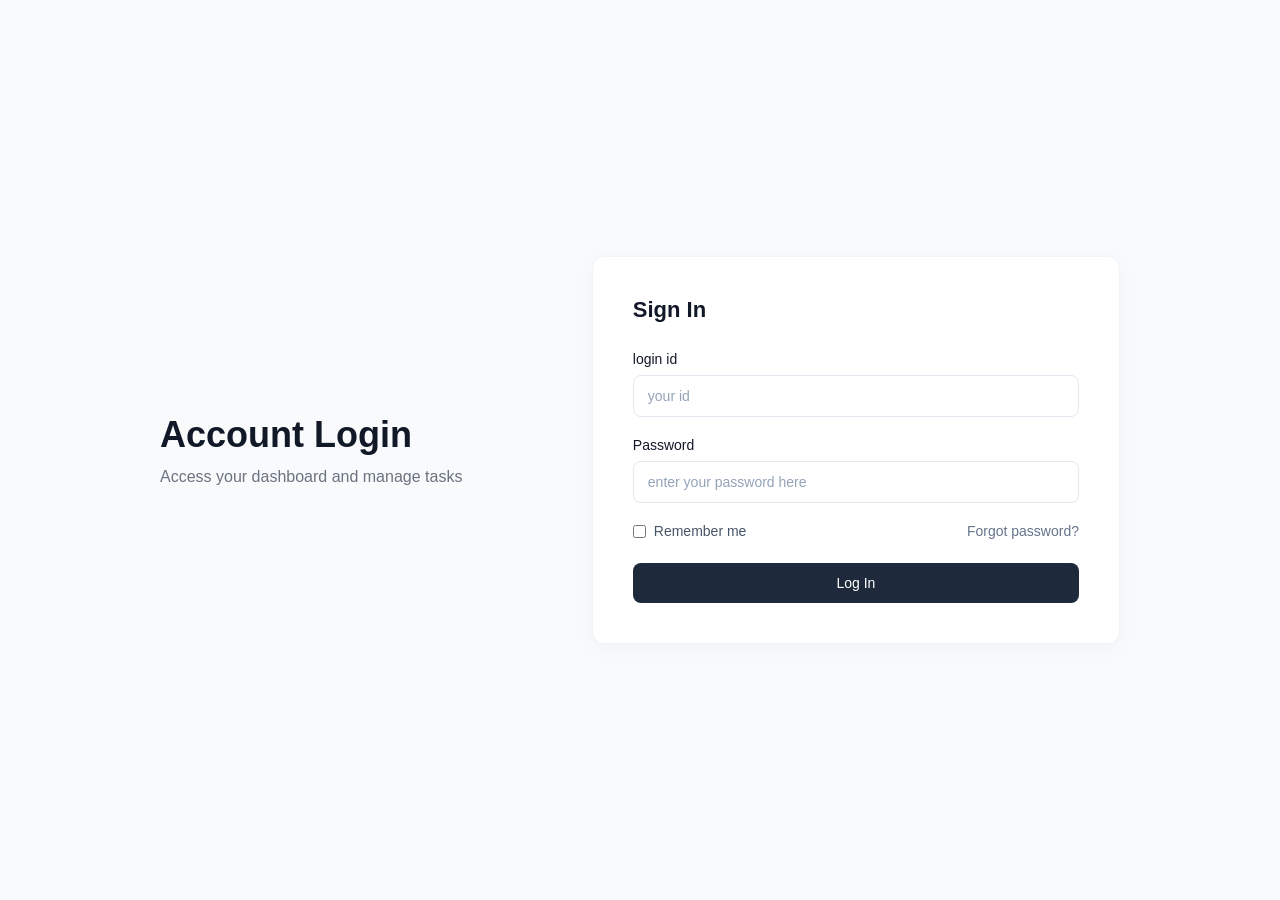
<file: index.html>
<!DOCTYPE html>
<html lang="en">
<head>
    <meta charset="UTF-8">
    <meta name="viewport" content="width=device-width, initial-scale=1.0">
    <title>login in your acc</title>
    <link rel="stylesheet" href="style.css">
    <!DOCTYPE html>
<html lang="zh-Hant">
<head>
    <meta charset="UTF-8">
    <meta name="viewport" content="width=device-width, initial-scale=1.0">
    <title>登入頁面</title>
    <link rel="stylesheet" href="style.css">
</head>
<body>
    <div class="page-layout">
        <!-- 左側標題區域 -->
        <div class="info-section">
            <h1>Account Login</h1>
            <p>Access your dashboard and manage tasks</p>
        </div>

        <!-- 右側白色表單卡片 -->
        <div class="form-card">
            <h2 class="form-title">Sign In</h2>
            <forma action="/login.php">
                <div class="input-group">
                    <label for="email">login id</label>
                    <input type="text" id="email" required placeholder="your id" required>
                </div>
                
                <div class="input-group">
                    <label for="password">Password</label>
                    <input type="password" id="password" required placeholder="enter your password here" required>
                </div>

                <div class="options-group">
                    <label class="checkbox-container">
                        <input type="checkbox"> Remember me
                    </label>
                    <a href="#" class="forgot-link">Forgot password?</a>
                </div>

                <button type="submit" class="submit-btn">Log In</button>
            </form>
        </div>
    </div>
</body>
</html>
</file>
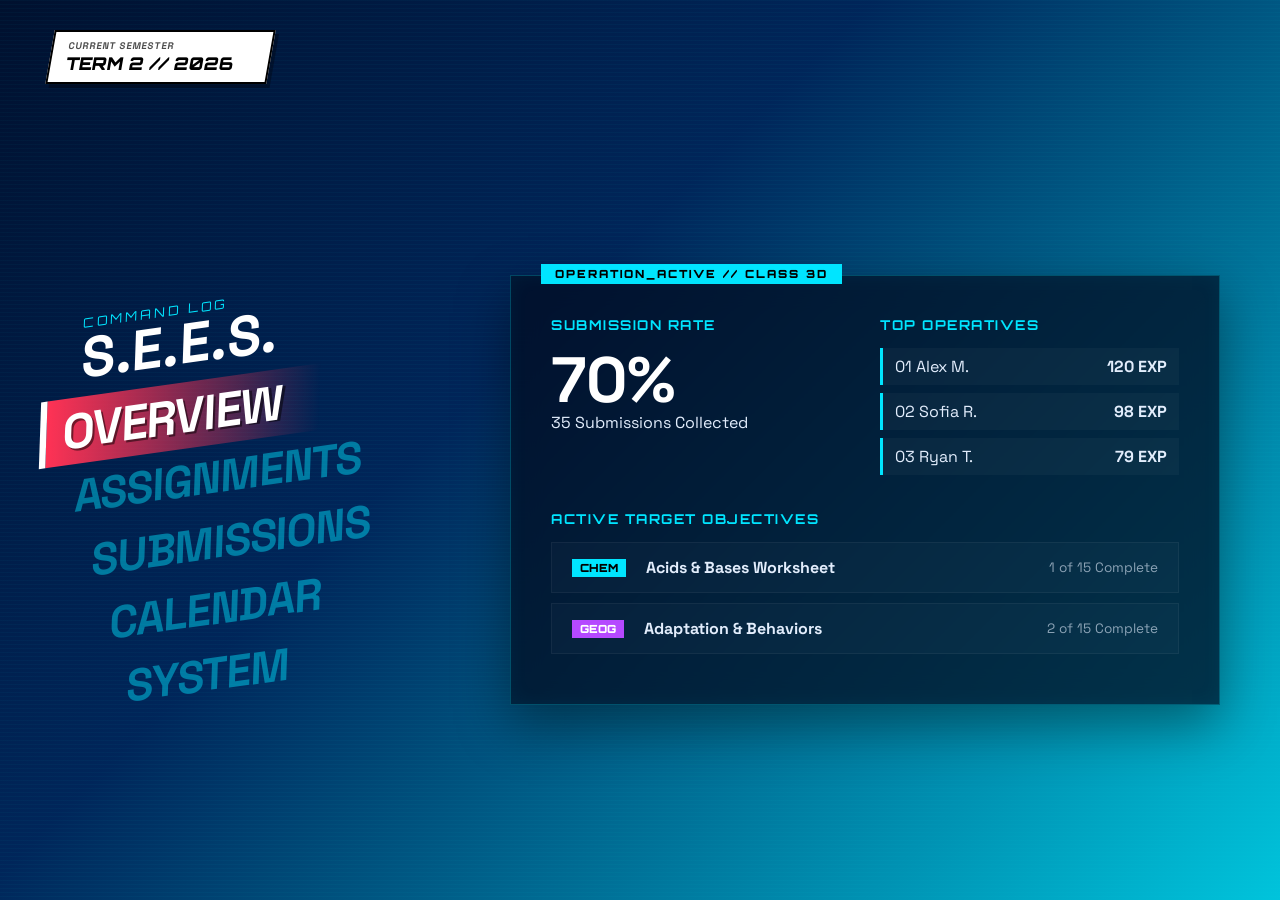
<file: dash.html>
<!DOCTYPE html>
<html lang="en">
<head>
    <meta charset="UTF-8">
    <meta name="viewport" content="width=device-width, initial-scale=1.0">
    <title>S.E.E.S. Teacher Command Center</title>
    <link rel="stylesheet" href="dash.css">
</head>
<body>

    <!-- Deep Sea Velvet Gradient Overlay & Watermarks -->
    <div class="p3-underwater-bg"></div>
    <div class="p3-sea-lines"></div>

    <!-- Top Wallet HUD Element -->
    <div class="p3-wallet-hud">
        <div class="wallet-label">CURRENT SEMESTER</div>
        <div class="wallet-value">TERM 2 // 2026</div>
    </div>

    <div class="p3-menu-container">
        
        <!-- LEFT SIDE: The Exact P3R Deep-Blue Stacking Menu -->
        <aside class="p3-side-nav">
            <div class="p3-nav-header">
                <span class="hud-tag">COMMAND LOG</span>
                <h1 class="hud-title">S.E.E.S.</h1>
            </div>

            <div class="p3-reload-menu-stack">
                <!-- Active Item with the Red Slash Highlight -->
                <div class="p3-menu-item active-panel" data-target="panel-overview">
                    <span class="menu-text">OVERVIEW</span>
                </div>
                <div class="p3-menu-item" data-target="panel-assignments">
                    <span class="menu-text">ASSIGNMENTS</span>
                </div>
                <div class="p3-menu-item" data-target="panel-submissions">
                    <span class="menu-text">SUBMISSIONS</span>
                </div>
                <div class="p3-menu-item" data-target="panel-calendar">
                    <span class="menu-text">CALENDAR</span>
                </div>
                <div class="p3-menu-item">
                    <span class="menu-text">SYSTEM</span>
                </div>
            </div>
        </aside>

        <!-- RIGHT SIDE: The High-Tech Analytical Viewscreen -->
        <main class="p3-dashboard-view">
            <div class="p3-glass-panel">
                <div class="panel-banner">OPERATION_ACTIVE // CLASS 3D</div>
                
                <div class="dashboard-grid">
                    <!-- Quick Metrics -->
                    <div class="metric-box">
                        <h3>SUBMISSION RATE</h3>
                        <div class="huge-stat">70%</div>
                        <p>35 Submissions Collected</p>
                    </div>

                    <!-- Operative Leaderboard -->
                    <div class="metric-box">
                        <h3>TOP OPERATIVES</h3>
                        <div class="rank-list">
                            <div class="rank-row"><span>01 Alex M.</span><strong>120 EXP</strong></div>
                            <div class="rank-row"><span>02 Sofia R.</span><strong>98 EXP</strong></div>
                            <div class="rank-row"><span>03 Ryan T.</span><strong>79 EXP</strong></div>
                        </div>
                    </div>
                </div>

                <!-- Active Targets Table -->
                <div class="targets-section">
                    <h3>ACTIVE TARGET OBJECTIVES</h3>
                    <div class="target-strip chem-strip">
                        <span class="subject-badge chem">CHEM</span>
                        <span class="target-title">Acids & Bases Worksheet</span>
                        <span class="target-meta">1 of 15 Complete</span>
                    </div>
                    <div class="target-strip geog-strip">
                        <span class="subject-badge geog">GEOG</span>
                        <span class="target-title">Adaptation & Behaviors</span>
                        <span class="target-meta">2 of 15 Complete</span>
                    </div>
                </div>

            </div>
        </main>

    </div>

</body>
</html>
</body>
</html>
</file>
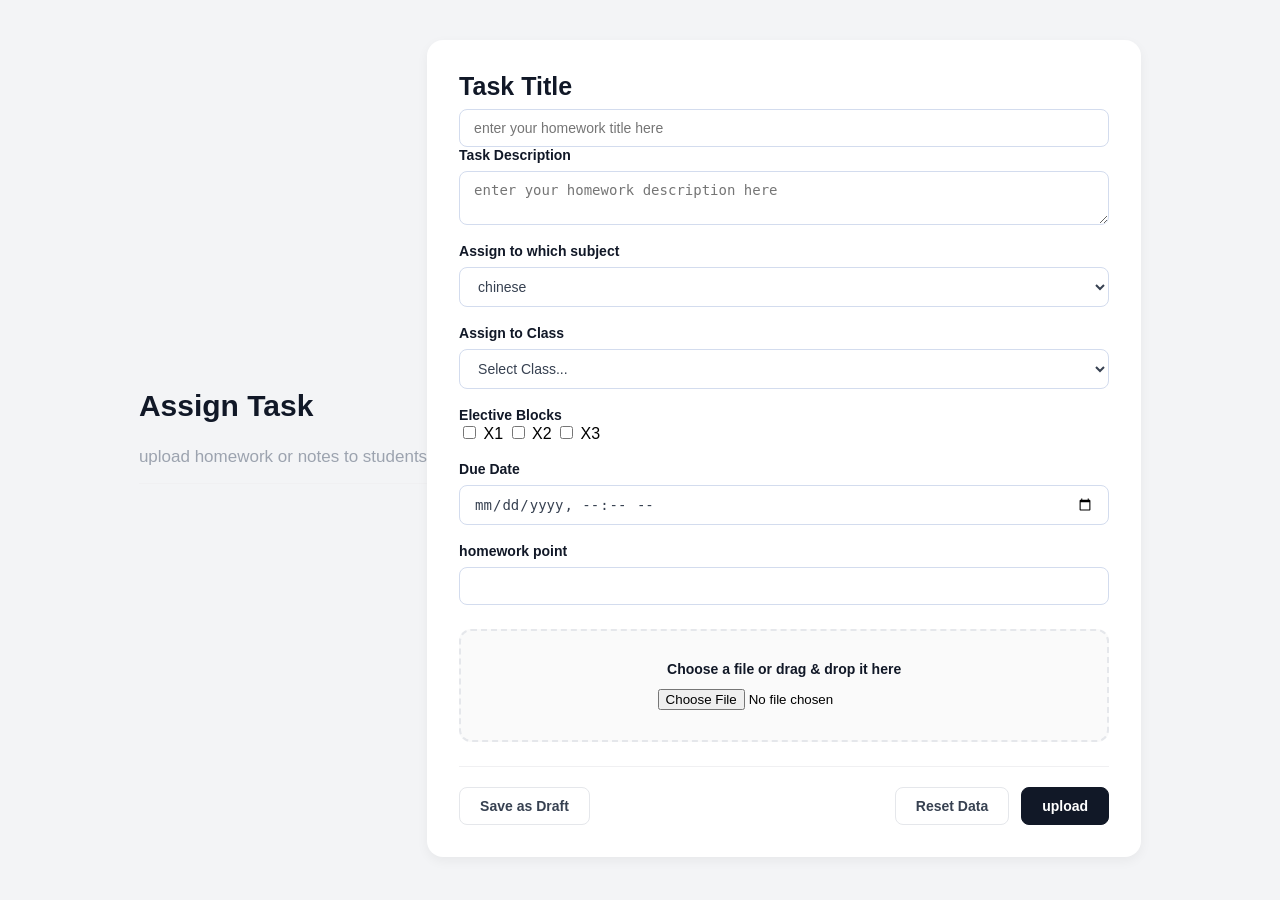
<file: handin.html>
<!DOCTYPE html>
<html lang="en">
<head>
    <meta charset="UTF-8">
    <meta name="viewport" content="width=device-width, initial-scale=1.0">
    <title>Assign Task</title>
    <link rel="stylesheet" href="handin.css">
    


</head>
<body>

    <header>
        <h2 class="card-title">Assign Task</h2>
        <br>
       <p class="card-description">upload homework or notes to students</p>

    </header>

    <form>
        <div class="input-group full-width">
    <label for="task-title"style="font-size: 25px;">Task Title</label>
    <input type="text" id="task-title" name="task-title" placeholder="enter your homework title here">
</div>

<div class="input-group full-width">
    <label for="task-ds">Task Description</label>
    <textarea id="task-ds" name="task-ds" placeholder="enter your homework description here"></textarea>
</div>
<br>
        
        <div class="input-group">
            <label class="form-label" for="assign-to">Assign to which subject</label>
            <select id="assign-to" name="assign-to">
               
                <option value="chinese">chinese</option>
                <option value="english">English</option>
                <option value="math">Math</option>
                <option value="cs">cs</option>
                <option value="physics">Physics</option>
                <option value="chemistry">Chemistry</option>
                <option value="biology">Biology</option>
                <option value="ICT">ICT</option>
                <option value="m1">m1</option>
                <option value="history">History</option>


            </select>
        </div> 
        

<br>

        
        <div class="grid-column">
            <div class="input-group">
    <label class="form-label" for="assign-to">Assign to Class</label>
    <select id="assign-to" name="assign-to">
        <option value="">Select Class...</option>
        <!-- Junior Forms (No Electives) -->
        <option value="s1a">S1A</option>
        <option value="s1b">S1B</option>
        <option value="s1c">S1C</option>
        <option value="s1d">S1D</option>
       <option value="s2a">S2A</option>
        <option value="s2b">S2B</option>
        <option value="s2c">S2C</option>
        <option value="s2d">S2D</option>
       <option value="s3a">S3A</option>
        <option value="s3b">S3B</option>
        <option value="s3c">S3C</option>
        <option value="s3d">S3D</option>

        
        <option value="s4a">S4A</option>
        <option value="s4b">S4B</option>
        <option value="s4c">S4C</option>
        <option value="s4d">S4D</option>
        <option value="s5a">S5A</option>
        <option value="s5b">S5B</option>
        <option value="s5c">S5C</option>
        <option value="s5d">S5D</option>
        <option value="s6a">S6A</option>
        <option value="s6b">S6B</option>
        <option value="s6c">S6C</option>
        <option value="s6d">S6D</option>
    </select>
</div>



        </div>

        <br>

        
        <div class="grid-column">
            <h4 class="section-title">Elective Blocks</h4>
            <label class="checkbox-label"><input type="checkbox" name="classes" value="elec-1"> X1</label>
            <label class="checkbox-label"><input type="checkbox" name="classes" value="elec-2"> X2</label>
            <label class="checkbox-label"><input type="checkbox" name="classes" value="elec-3"> X3</label>
            
        </div>
<br>
       
        <div class="input-group">
            <label for="due-date">Due Date</label>
            <input type="datetime-local" id="due-date" name="due-date">
        </div>
        <br>
        <div class="input-group">
            <label for="hpoint">homework point</label>
            <input type="number" id="hpoint" name="hpoint" min="0" max="20">
        </div>
      
        
        <div class="upload-container">
            <p>Choose a file or drag & drop it here</p>
            <input type="file" id="file-upload">
        </div>
      
       
        <div class="actions">
            <button type="button" class="btn-secondary">Save as Draft</button>
            <div class="button-group">
                <button type="reset" class="btn-outline">Reset Data</button>
                <button type="submit" class="btn-primary">upload</button>
            </div>
        </div>
    </form>

</body>
</html>
</file>
<file: style.css>
/* 基礎重設 */
* {
    box-sizing: border-box;
    margin: 0;
    padding: 0;
    font-family: -apple-system, BlinkMacSystemFont, "Segoe UI", Roboto, Helvetica, Arial, sans-serif;
}

body {
    background-color: #f8fafc;
    color: #1a1a1a;
    display: flex;
    justify-content: center;
    align-items: center;
    min-height: 100vh;
    padding: 20px;
}

/* 左右佈局容器 */
.page-layout {
    display: flex;
    width: 100%;
    max-width: 960px;
    align-items: center;
    gap: 60px;
}

/* 左側文字 */
.info-section {
    flex: 1;
}

.info-section h1 {
    font-size: 36px;
    font-weight: 600;
    color: #111827;
    margin-bottom: 12px;
}

.info-section p {
    font-size: 16px;
    color: #6b7280;
}

/* 右側白色卡片 */
.form-card {
    flex: 1.2;
    background-color: #ffffff;
    padding: 40px;
    border-radius: 12px;
    box-shadow: 0 4px 20px rgba(0, 0, 0, 0.03);
    border: 1px solid #f1f5f9;
}

.form-title {
    font-size: 22px;
    font-weight: 600;
    color: #111827;
    margin-bottom: 28px;
}

/* 輸入框樣式 */
.input-group {
    margin-bottom: 20px;
}

.input-group label {
    display: block;
    font-size: 14px;
    font-weight: 500;
    color: #111827;
    margin-bottom: 8px;
}

.input-group input {
    width: 100%;
    padding: 12px 14px;
    border: 1px solid #e2e8f0;
    border-radius: 8px;
    font-size: 14px;
    color: #334155;
    background-color: #ffffff;
    transition: border-color 0.2s, box-shadow 0.2s;
}

.input-group input::placeholder {
    color: #94a3b8;
}

.input-group input:focus {
    outline: none;
    border-color: #94a3b8;
    box-shadow: 0 0 0 3px rgba(226, 232, 240, 0.5);
}

/* 多選框與忘記密碼區域 */
.options-group {
    display: flex;
    justify-content: space-between;
    align-items: center;
    margin-bottom: 24px;
    font-size: 14px;
}

.checkbox-container {
    color: #475569;
    cursor: pointer;
    display: flex;
    align-items: center;
    gap: 8px;
}

.forgot-link {
    color: #64748b;
    text-decoration: none;
}

.forgot-link:hover {
    text-decoration: underline;
}

/* 按鈕 */
.submit-btn {
    width: 100%;
    padding: 12px;
    background-color: #1e293b;
    color: #ffffff;
    border: none;
    border-radius: 8px;
    font-size: 14px;
    font-weight: 500;
    cursor: pointer;
    transition: background-color 0.2s;
}

.submit-btn:hover {
    background-color: #0f172a;
}

/* 響應式 RWD：手機版改為上下排列 */
@media (max-width: 768px) {
    .page-layout {
        flex-direction: column;
        gap: 30px;
        text-align: center;
    }
    
    .form-card {
        width: 100%;
    }
}
</file>
<file: dash.css>
@import url('https://fonts.googleapis.com/css2?family=Orbitron:wght@700;900&family=Space+Grotesk:wght@400;700;900&display=swap');

:root {
    --p3-bg-gradient: linear-gradient(135deg, #001233 0%, #002b66 40%, #00e5ff 100%);
    --p3-cyan-translucent: rgba(0, 229, 255, 0.45);
    --p3-cyan-bright: #00e5ff;
    --p3-white: #ffffff;
    --p3-red-flash: #ff3355;
    --p3-panel-bg: rgba(2, 12, 34, 0.75);
}

* {
    margin: 0;
    padding: 0;
    box-sizing: border-box;
}

body {
    background: #010814;
    font-family: 'Space Grotesk', sans-serif;
    color: #e2edfc;
    min-height: 100vh;
    overflow-x: hidden;
}

/* DEEP UNDERWATER SCENERY BACKDROP */
.p3-underwater-bg {
    position: fixed;
    top: 0;
    left: 0;
    width: 100vw;
    height: 100vh;
    background: var(--p3-bg-gradient);
    z-index: -2;
    opacity: 0.85;
}

.p3-sea-lines {
    position: fixed;
    top: 0;
    left: 0;
    width: 100vw;
    height: 100vh;
    background: linear-gradient(rgba(0, 229, 255, 0.03) 1px, transparent 1px) 0 0 / 100% 4px;
    z-index: -1;
}

/* TOP LEFT CURRENT WALLET HUD */
.p3-wallet-hud {
    position: absolute;
    top: 30px;
    left: 50px;
    background: var(--p3-white);
    color: #000;
    padding: 8px 35px 8px 15px;
    border: 2px solid #000;
    transform: skewX(-10deg);
    box-shadow: 4px 4px 0px rgba(0,0,0,0.3);
    z-index: 10;
}

.wallet-label {
    font-size: 0.6rem;
    font-weight: 900;
    letter-spacing: 1px;
    opacity: 0.7;
}

.wallet-value {
    font-family: 'Orbitron', sans-serif;
    font-weight: 900;
    font-size: 1.1rem;
}

/* MAIN SPLIT CONTAINMENT */
.p3-menu-container {
    display: grid;
    grid-template-columns: 450px 1fr;
    min-height: 100vh;
    padding: 120px 60px 40px 40px;
    gap: 20px;
}

/* --- LEFT SIDE: THE TEXT STACK --- */
.p3-side-nav {
    display: flex;
    flex-direction: column;
    justify-content: center;
}

.p3-nav-header {
    transform: rotate(-8deg) skewX(-10deg);
    margin-left: 40px;
    margin-bottom: 20px;
}

.hud-tag {
    font-family: 'Orbitron', sans-serif;
    font-size: 0.8rem;
    color: var(--p3-cyan-bright);
    letter-spacing: 3px;
}

.hud-title {
    font-family: 'Space Grotesk', sans-serif;
    font-weight: 900;
    font-size: 3.5rem;
    line-height: 0.9;
    color: var(--p3-white);
}

/* The Staircase Stacking Effect */
.p3-reload-menu-stack {
    display: flex;
    flex-direction: column;
    gap: 4px;
    transform: rotate(-8deg) skewX(-10deg); /* Angles the menu down to match graphic artwork */
}

.p3-menu-item {
    font-family: 'Space Grotesk', sans-serif;
    font-weight: 900;
    font-size: 2.8rem;
    letter-spacing: -1px;
    color: var(--p3-cyan-translucent);
    text-transform: uppercase;
    cursor: pointer;
    width: fit-content;
    transition: all 0.2s cubic-bezier(0.165, 0.84, 0.44, 1);
    padding: 2px 10px;
}

/* Staggering indents cleanly down like the staircase steps */
.p3-menu-item:nth-child(2) { margin-left: 20px; }
.p3-menu-item:nth-child(3) { margin-left: 40px; }
.p3-menu-item:nth-child(4) { margin-left: 60px; }
.p3-menu-item:nth-child(5) { margin-left: 80px; }

.p3-menu-item:hover {
    color: var(--p3-white);
    text-shadow: 0 0 15px rgba(0, 229, 255, 0.6);
    transform: scale(1.05) translateX(10px);
}

/* The Active Menu Item with the Bright Pink/Red Slash Highlight */
.p3-menu-item.active-panel {
    color: var(--p3-white);
    background: linear-gradient(90deg, var(--p3-red-flash) 0%, transparent 85%);
    border-left: 6px solid var(--p3-white);
    padding-left: 15px;
    padding-right: 80px;
    text-shadow: 2px 2px 0px rgba(0,0,0,0.5);
    transform: scale(1.08) translateX(5px);
}

/* --- RIGHT SIDE: TRANSLUCENT DATA PANELS --- */
.p3-dashboard-view {
    display: flex;
    align-items: center;
}

.p3-glass-panel {
    background: var(--p3-panel-bg);
    border: 1px solid rgba(0, 229, 255, 0.25);
    box-shadow: 0 20px 50px rgba(0,0,0,0.4), inset 0 0 20px rgba(0,229,255,0.05);
    backdrop-filter: blur(15px);
    width: 100%;
    max-width: 900px;
    padding: 40px;
    position: relative;
}

.panel-banner {
    position: absolute;
    top: -12px;
    left: 30px;
    background: var(--p3-cyan-bright);
    color: #000;
    font-family: 'Orbitron', sans-serif;
    font-size: 0.7rem;
    font-weight: 900;
    letter-spacing: 2px;
    padding: 3px 14px;
}

.dashboard-grid {
    display: grid;
    grid-template-columns: 1fr 1fr;
    gap: 30px;
    margin-bottom: 35px;
}

.metric-box h3, .targets-section h3 {
    font-family: 'Orbitron', sans-serif;
    font-size: 0.85rem;
    color: var(--p3-cyan-bright);
    letter-spacing: 1.5px;
    margin-bottom: 15px;
}

.huge-stat {
    font-size: 4rem;
    font-weight: 900;
    line-height: 1;
    color: var(--p3-white);
}

.rank-list {
    display: flex;
    flex-direction: column;
    gap: 8px;
}

.rank-row {
    background: rgba(255,255,255,0.03);
    padding: 8px 12px;
    display: flex;
    justify-content: space-between;
    border-left: 3px solid var(--p3-cyan-bright);
}

/* Active Targets Lists */
.target-strip {
    background: rgba(255,255,255,0.02);
    border: 1px solid rgba(255,255,255,0.05);
    padding: 14px 20px;
    display: flex;
    align-items: center;
    margin-bottom: 10px;
    gap: 20px;
}

.subject-badge {
    font-family: 'Orbitron', sans-serif;
    font-size: 0.7rem;
    font-weight: 900;
    padding: 2px 8px;
    color: #000;
}
.subject-badge.chem { background: var(--p3-cyan-bright); }
.subject-badge.geog { background: #b549ff; color: #fff; }

.target-title { font-weight: 700; flex-grow: 1; }
.target-meta { font-size: 0.85rem; opacity: 0.6; }

/* RESPONSIVE FALLBACKS */
@media (max-width: 1150px) {
    .p3-menu-container { grid-template-columns: 1fr; padding-top: 160px; }
    .p3-reload-menu-stack { transform: none; margin-bottom: 40px; }
    .p3-menu-item { font-size: 2.2rem; margin-left: 0 !important; }
    .p3-nav-header { transform: none; margin-left: 0; }
}
</file>
<file: handin.css>
body {
    font-family: 'Segoe UI', Tahoma, Geneva, Verdana, sans-serif;
    background-color: #f3f4f6; /* Light gray background */
    margin: 0;
    padding: 40px 20px;
    display: flex;
    justify-content: center;
    align-items: center;
}


form {
    background-color: #ffffff;
    width: 100%;
    max-width: 650px;
    padding: 32px;
    border-radius: 16px;
    box-shadow: 0 4px 12px rgba(0, 0, 0, 0.05);
}

/* 3. Header Styling */
header {
    border-bottom: 1px solid #f0f0f2;
    padding-bottom: 16px;
    margin-bottom: 24px;
    
}
.card-title {
    margin: 0 0 6px 0;
    font-size: 30px;
    color: #111827;
    font-weight: 600;
    left: 20px;
}
.card-description {
    margin: 0;
    font-size: 17px;
    color: #9ca3af;
}


.form-grid {
    display: grid;
    grid-template-columns: 1fr 1fr;
    gap: 20px;
    margin-bottom: 20px;
}

/* 5. Input Fields & Labels */
.input-group {
    
    display: flex;
    flex-direction: column;
    gap: 8px;
}
.input-group label, .section-title {
    font-size: 14px;
    font-weight: 600;
    color: #111827;
    margin: 0;
}
.input-group select, 
.input-group input[type="datetime-local"],
.input-group input[type="text"],
.input-group input[type="number"],
textarea {
    width: 100%;
    padding: 10px 14px;
    border: 1px solid #d3dcee;
    border-radius: 8px;
    font-size: 14px;
    color: #374151;
    background-color: #ffffff;
    box-sizing: border-box;
}


.upload-container {
    border: 2px dashed #e5e7eb;
    border-radius: 12px;
    padding: 30px;
    text-align: center;
    margin: 24px 0;
    background-color: #fafafa;
}
.upload-container p {
    margin: 0 0 12px 0;
    font-size: 14px;
    font-weight: 600;
    color: #111827;
}


.actions {
    display: flex;
    justify-content: space-between; 
    align-items: center;
    margin-top: 24px;
    border-top: 1px solid #f0f0f2;
    padding-top: 20px;
}
.button-group {
    display: flex;
    gap: 12px;
}


button {
    padding: 10px 20px;
    border-radius: 8px;
    font-size: 14px;
    font-weight: 600;
    cursor: pointer;
    transition: all 0.2s ease;
}
.btn-secondary {
    background: transparent;
    border: 1px solid #e5e7eb;
    color: #374151;
}
.btn-outline {
    background: transparent;
    border: 1px solid #e5e7eb;
    color: #374151;
}
.btn-primary {
    background-color: #111827; 
    border: 1px solid #111827;
    color: #ffffff;
}
button:hover {
    opacity: 0.7;
}
</file>
